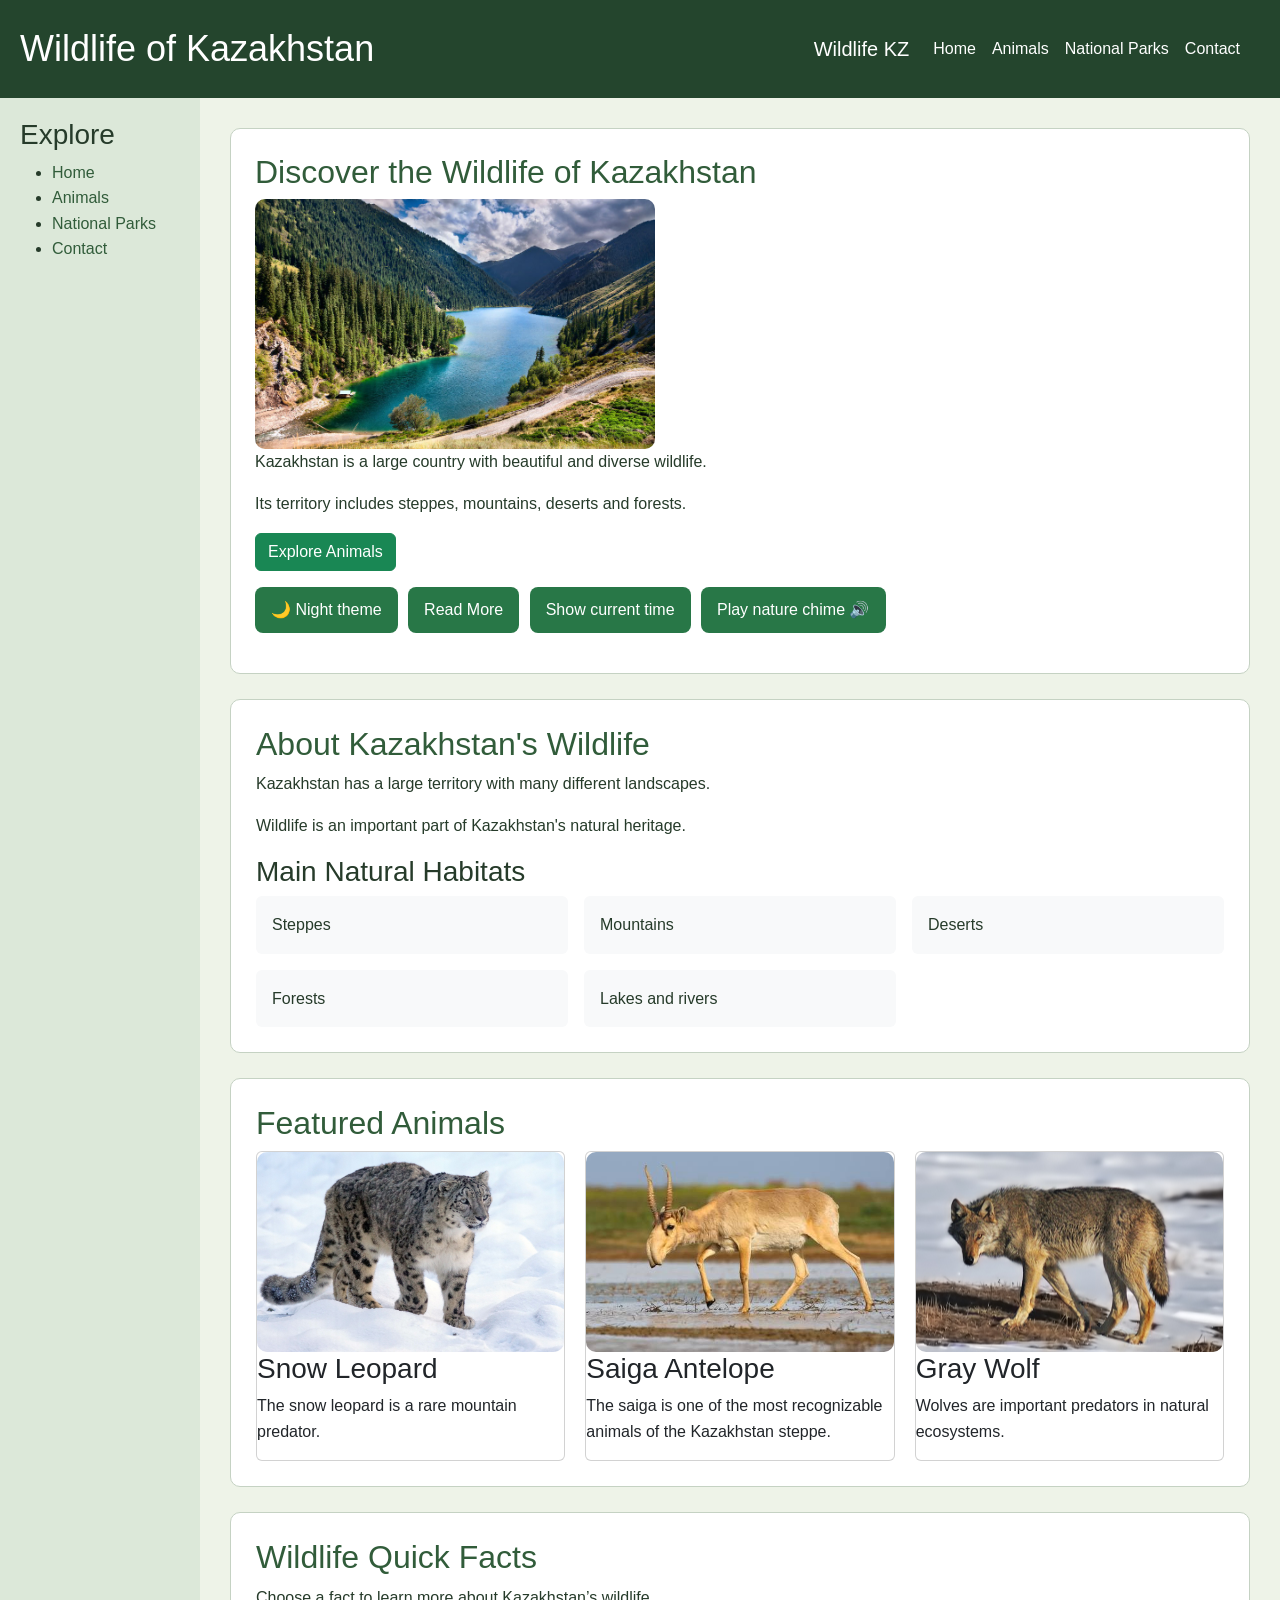
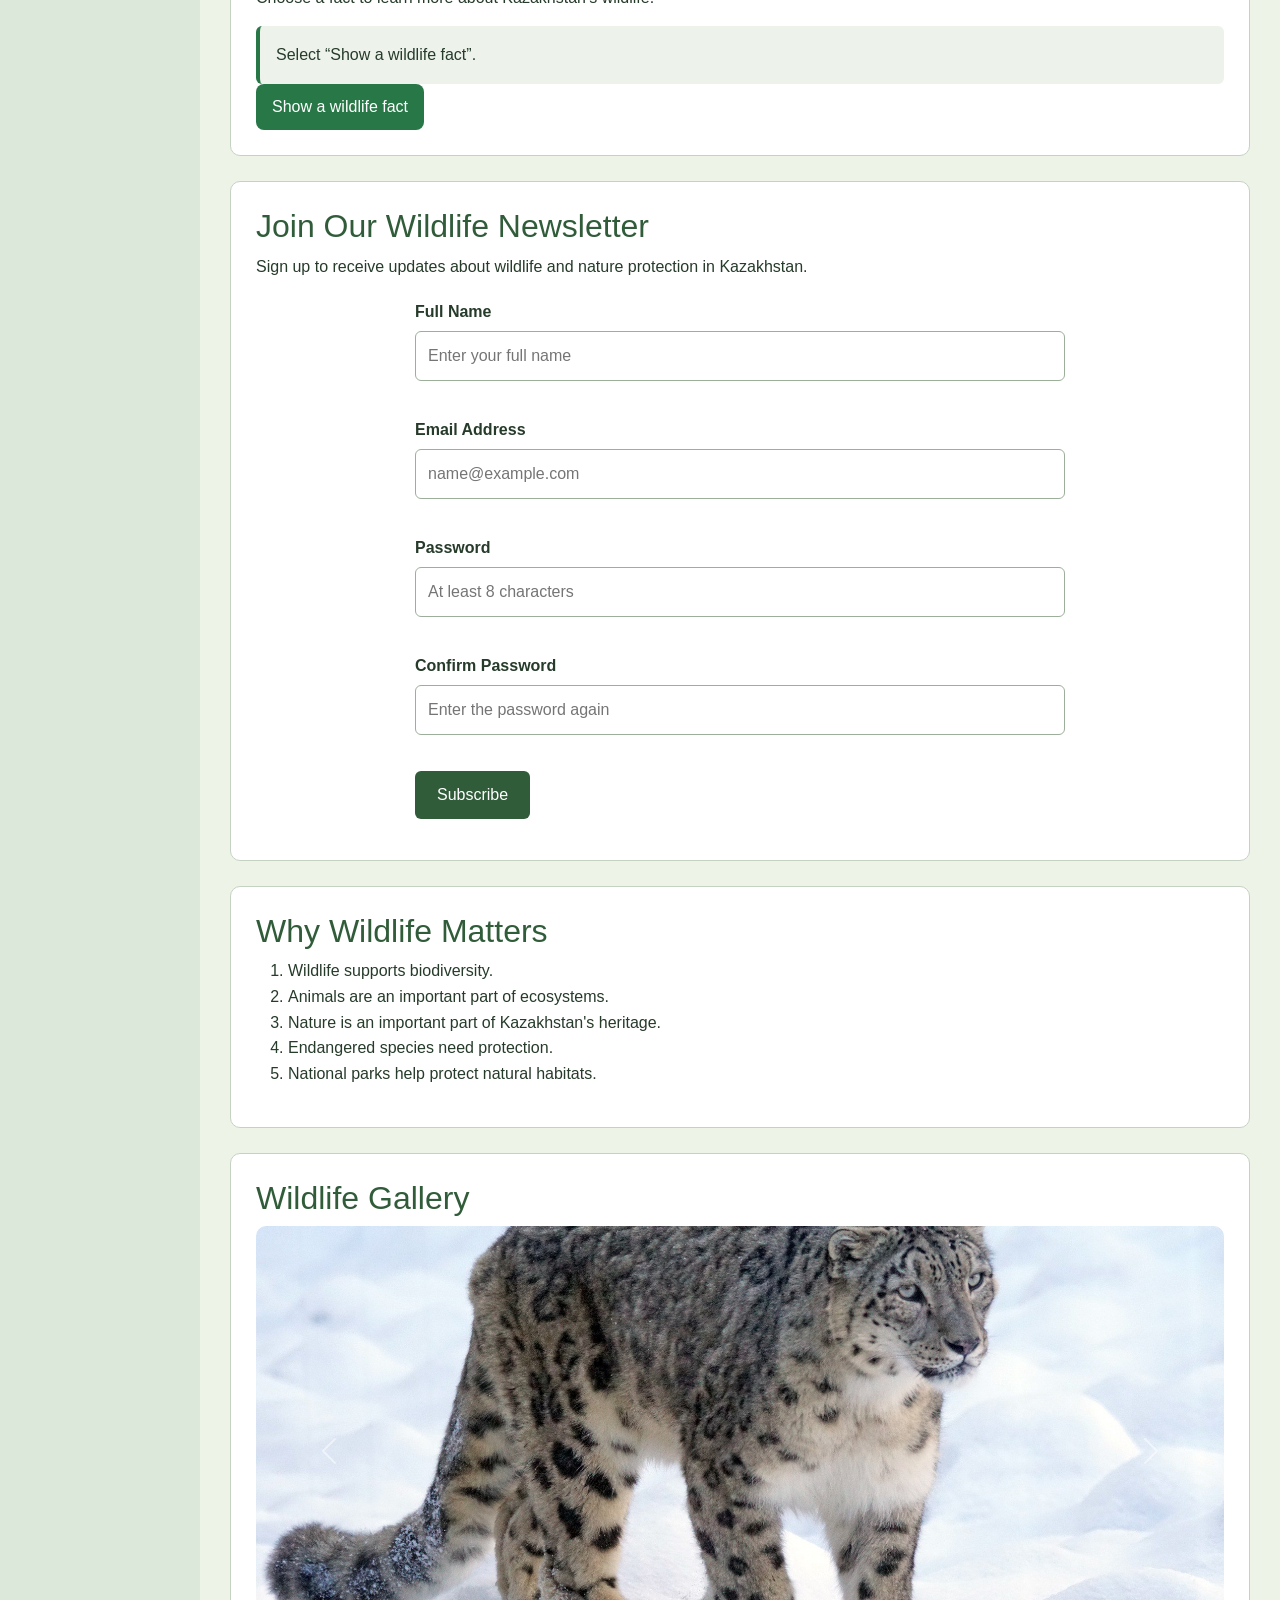
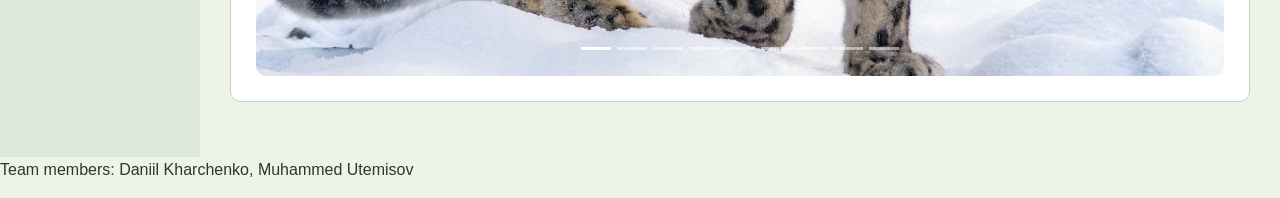
<file: index.html>
<!DOCTYPE html>
<html lang="en">

<head>

    <meta charset="UTF-8">

    <meta name="viewport"
          content="width=device-width, initial-scale=1.0">

    <title>Wildlife of Kazakhstan</title>

    <link href="https://cdn.jsdelivr.net/npm/bootstrap@5.3.3/dist/css/bootstrap.min.css"
          rel="stylesheet">

    <link rel="stylesheet" href="css/style.css">
    <link rel="stylesheet" href="css/assignment5.css">


</head>

<body>

<div class="page-layout">


    <header>

        <h1>Wildlife of Kazakhstan</h1>


        <nav class="navbar navbar-expand-lg navbar-dark">

            <div class="container-fluid">

                <a class="navbar-brand"
                   href="index.html">

                    Wildlife KZ

                </a>


                <button class="navbar-toggler"
                        type="button"
                        data-bs-toggle="collapse"
                        data-bs-target="#mainNavbar"
                        aria-controls="mainNavbar"
                        aria-expanded="false"
                        aria-label="Open navigation">

                    <span class="navbar-toggler-icon"></span>

                </button>


                <div class="collapse navbar-collapse"
                     id="mainNavbar">

                    <div class="nav-menu navbar-nav ms-auto">

                        <a class="nav-link active"
                           href="index.html"
                           aria-current="page">
                            Home
                        </a>

                        <a class="nav-link"
                           href="animals.html">
                            Animals
                        </a>

                        <a class="nav-link"
                           href="parks.html">
                            National Parks
                        </a>

                        <a class="nav-link"
                           href="contact.html">
                            Contact
                        </a>

                    </div>

                </div>

            </div>

        </nav>

    </header>


    <aside>

        <h3>Explore</h3>

        <ul>

            <li>
                <a href="index.html">Home</a>
            </li>

            <li>
                <a href="animals.html">Animals</a>
            </li>

            <li>
                <a href="parks.html">National Parks</a>
            </li>

            <li>
                <a href="contact.html">Contact</a>
            </li>

        </ul>

    </aside>


    <main>


        <section class="hero p-3 p-md-4">

            <h2>Discover the Wildlife of Kazakhstan</h2>

            <img src="images/kazakhstan-nature.jpg"
                 alt="Beautiful nature of Kazakhstan">

            <p>
                Kazakhstan is a large country with beautiful
                and diverse wildlife.
            </p>

            <p>
                Its territory includes steppes, mountains,
                deserts and forests.
            </p>

            <a href="animals.html"
               class="btn btn-success">

                Explore Animals

            </a>

        </section>


        <section>

            <h2>About Kazakhstan's Wildlife</h2>

            <p>
                Kazakhstan has a large territory with many
                different landscapes.
            </p>

            <p>
                Wildlife is an important part of Kazakhstan's
                natural heritage.
            </p>

            <h3>Main Natural Habitats</h3>

            <div class="row g-3">

                <div class="col-12 col-md-6 col-lg-4">
                    <div class="p-3 bg-light rounded">
                        Steppes
                    </div>
                </div>

                <div class="col-12 col-md-6 col-lg-4">
                    <div class="p-3 bg-light rounded">
                        Mountains
                    </div>
                </div>

                <div class="col-12 col-md-6 col-lg-4">
                    <div class="p-3 bg-light rounded">
                        Deserts
                    </div>
                </div>

                <div class="col-12 col-md-6 col-lg-4">
                    <div class="p-3 bg-light rounded">
                        Forests
                    </div>
                </div>

                <div class="col-12 col-md-6 col-lg-4">
                    <div class="p-3 bg-light rounded">
                        Lakes and rivers
                    </div>
                </div>

            </div>

        </section>


        <section>

            <h2>Featured Animals</h2>

            <div class="cards">

                <article class="card">

                    <img src="images/snow-leopard.jpg"
                         alt="Snow leopard in the mountains">

                    <h3>Snow Leopard</h3>

                    <p>
                        The snow leopard is a rare mountain predator.
                    </p>

                </article>


                <article class="card">

                    <img src="images/saiga.jpg"
                         alt="Saiga antelope in the steppe">

                    <h3>Saiga Antelope</h3>

                    <p>
                        The saiga is one of the most recognizable
                        animals of the Kazakhstan steppe.
                    </p>

                </article>


                <article class="card">

                    <img src="images/wolf.jpg"
                         alt="Gray wolf in nature">

                    <h3>Gray Wolf</h3>

                    <p>
                        Wolves are important predators in
                        natural ecosystems.
                    </p>

                </article>

            </div>

        </section>




        <!-- Task 1: JavaScript Form Validation -->
        <section id="newsletter-section">
            <h2>Join Our Wildlife Newsletter</h2>
            <p>Sign up to receive updates about wildlife and nature protection in Kazakhstan.</p>

            <form id="signup-form" novalidate>
                <div class="form-field">
                    <label for="signup-name">Full Name</label>
                    <input type="text" id="signup-name" name="name"
                           placeholder="Enter your full name" required>
                    <small class="field-error" id="name-error"></small>
                </div>

                <div class="form-field">
                    <label for="signup-email">Email Address</label>
                    <input type="email" id="signup-email" name="email"
                           placeholder="name@example.com" required>
                    <small class="field-error" id="email-error"></small>
                </div>

                <div class="form-field">
                    <label for="signup-password">Password</label>
                    <input type="password" id="signup-password" name="password"
                           placeholder="At least 8 characters" required minlength="8">
                    <small class="field-error" id="password-error"></small>
                </div>

                <div class="form-field">
                    <label for="confirm-password">Confirm Password</label>
                    <input type="password" id="confirm-password" name="confirmPassword"
                           placeholder="Enter the password again" required>
                    <small class="field-error" id="confirm-error"></small>
                </div>

                <button type="submit" class="js-button">Subscribe</button>
                <p id="form-message" class="form-message" role="status" aria-live="polite"></p>
            </form>
        </section>

        <section>

            <h2>Why Wildlife Matters</h2>

            <ol>

                <li>Wildlife supports biodiversity.</li>

                <li>Animals are an important part of ecosystems.</li>

                <li>Nature is an important part of Kazakhstan's heritage.</li>

                <li>Endangered species need protection.</li>

                <li>National parks help protect natural habitats.</li>

            </ol>

        </section>


        <!-- EXISTING GALLERY → Bootstrap Carousel -->

        <section>

            <h2>Wildlife Gallery</h2>


            <div id="wildlifeCarousel"
                 class="carousel slide"
                 data-bs-ride="carousel">


                <!-- Indicators -->

                <div class="carousel-indicators">

                    <button type="button"
                            data-bs-target="#wildlifeCarousel"
                            data-bs-slide-to="0"
                            class="active"
                            aria-current="true"
                            aria-label="Slide 1">
                    </button>

                    <button type="button"
                            data-bs-target="#wildlifeCarousel"
                            data-bs-slide-to="1"
                            aria-label="Slide 2">
                    </button>

                    <button type="button"
                            data-bs-target="#wildlifeCarousel"
                            data-bs-slide-to="2"
                            aria-label="Slide 3">
                    </button>

                    <button type="button"
                            data-bs-target="#wildlifeCarousel"
                            data-bs-slide-to="3"
                            aria-label="Slide 4">
                    </button>

                    <button type="button"
                            data-bs-target="#wildlifeCarousel"
                            data-bs-slide-to="4"
                            aria-label="Slide 5">
                    </button>

                    <button type="button"
                            data-bs-target="#wildlifeCarousel"
                            data-bs-slide-to="5"
                            aria-label="Slide 6">
                    </button>

                    <button type="button"
                            data-bs-target="#wildlifeCarousel"
                            data-bs-slide-to="6"
                            aria-label="Slide 7">
                    </button>

                    <button type="button"
                            data-bs-target="#wildlifeCarousel"
                            data-bs-slide-to="7"
                            aria-label="Slide 8">
                    </button>

                    <button type="button"
                            data-bs-target="#wildlifeCarousel"
                            data-bs-slide-to="8"
                            aria-label="Slide 9">
                    </button>

                </div>


                <div class="carousel-inner">

                    <div class="carousel-item active">

                        <img src="images/snow-leopard.jpg"
                             class="d-block w-100 carousel-image"
                             alt="Snow leopard">

                    </div>


                    <div class="carousel-item">

                        <img src="images/saiga.jpg"
                             class="d-block w-100 carousel-image"
                             alt="Saiga">

                    </div>


                    <div class="carousel-item">

                        <img src="images/wolf.jpg"
                             class="d-block w-100 carousel-image"
                             alt="Wolf">

                    </div>


                    <div class="carousel-item">

                        <img src="images/eagle.jpg"
                             class="d-block w-100 carousel-image"
                             alt="Golden eagle">

                    </div>


                    <div class="carousel-item">

                        <img src="images/charyn.jpg"
                             class="d-block w-100 carousel-image"
                             alt="Charyn Canyon">

                    </div>


                    <div class="carousel-item">

                        <img src="images/altyn-emel.jpg"
                             class="d-block w-100 carousel-image"
                             alt="Altyn-Emel">

                    </div>


                    <div class="carousel-item">

                        <img src="images/kazakhstan-mountains.jpg"
                             class="d-block w-100 carousel-image"
                             alt="Kazakhstan mountains">

                    </div>


                    <div class="carousel-item">

                        <img src="images/kazakhstan-nature.jpg"
                             class="d-block w-100 carousel-image"
                             alt="Kazakhstan nature">

                    </div>


                    <div class="carousel-item">

                        <img src="images/Kazakhstan-wildlife.jpg"
                             class="d-block w-100 carousel-image"
                             alt="Kazakhstan wildlife">

                    </div>

                </div>


                <button class="carousel-control-prev"
                        type="button"
                        data-bs-target="#wildlifeCarousel"
                        data-bs-slide="prev"
                        aria-label="Previous image">

                    <span class="carousel-control-prev-icon"
                          aria-hidden="true">
                    </span>

                </button>


                <button class="carousel-control-next"
                        type="button"
                        data-bs-target="#wildlifeCarousel"
                        data-bs-slide="next"
                        aria-label="Next image">

                    <span class="carousel-control-next-icon"
                          aria-hidden="true">
                    </span>

                </button>

            </div>

        </section>

    </main>


    <footer>

        <p>
            Team members: Daniil Kharchenko, Muhammed Utemisov
        </p>

    </footer>

</div>


<script src="https://cdn.jsdelivr.net/npm/bootstrap@5.3.3/dist/js/bootstrap.bundle.min.js">
</script>
<script src="js/script.js"></script>
<script src="js/assignment5-home.js"></script>
</body>
</html>
</file>
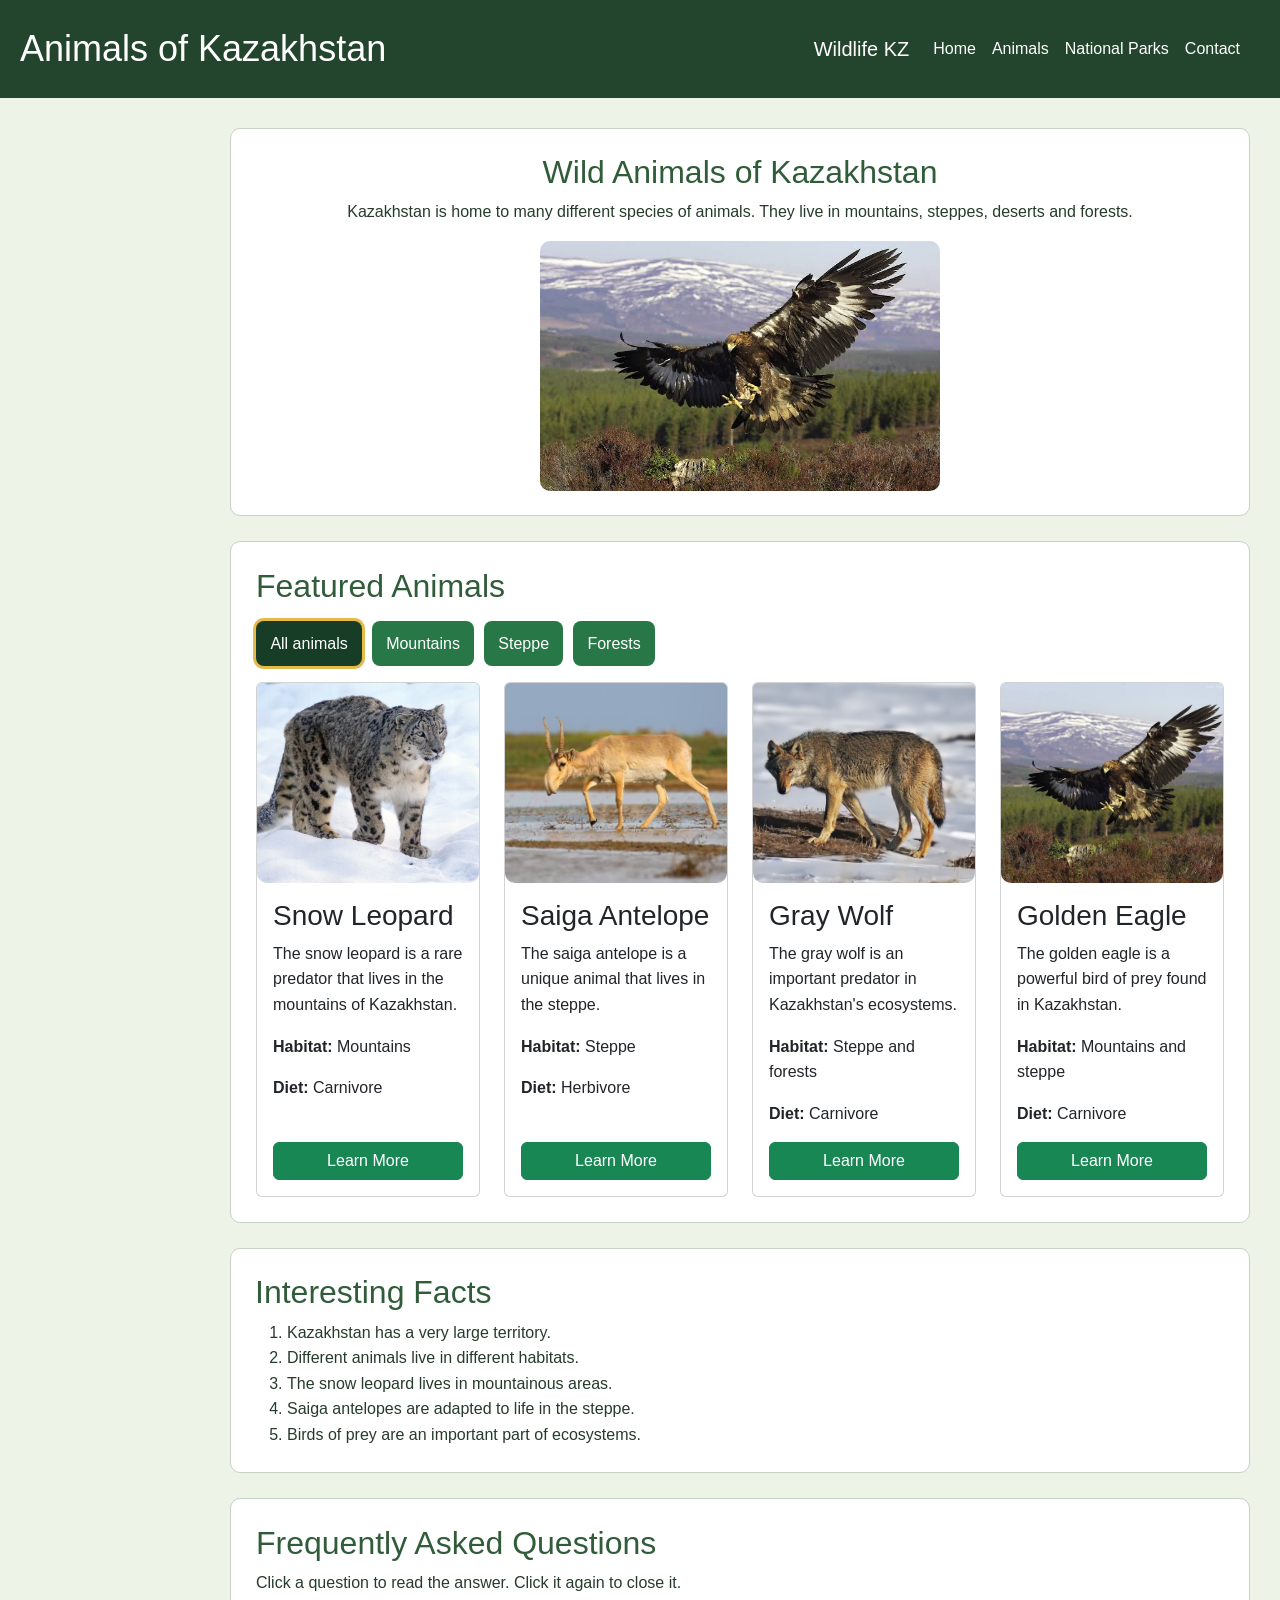
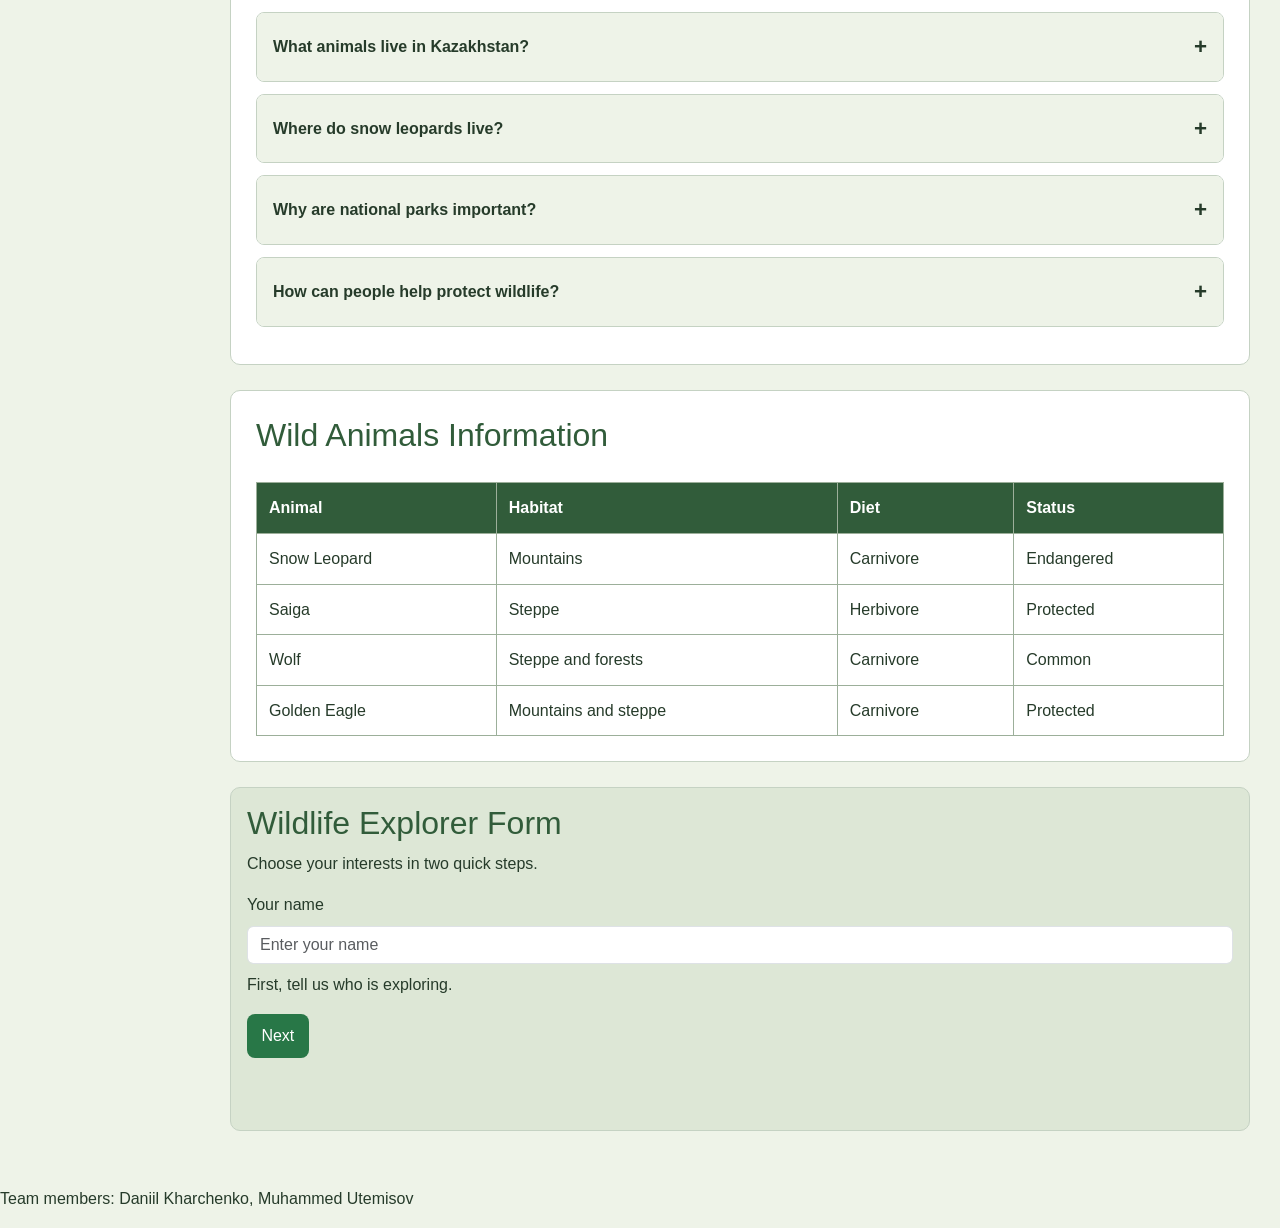
<file: animals.html>
<!DOCTYPE html>
<html lang="en">

<head>
    <meta charset="UTF-8">
    <meta name="viewport" content="width=device-width, initial-scale=1.0">

    <title>Animals - Wildlife of Kazakhstan</title>

    <!-- Bootstrap -->
    <link href="https://cdn.jsdelivr.net/npm/bootstrap@5.3.3/dist/css/bootstrap.min.css"
          rel="stylesheet">

    <link rel="stylesheet" href="css/style.css">
    <link rel="stylesheet" href="css/assignment5.css">

</head>

<body>

<div class="page-layout">

    <header>

        <h1>Animals of Kazakhstan</h1>

        <!-- Bootstrap Navbar -->
        <nav class="navbar navbar-expand-lg navbar-dark">

            <div class="container-fluid">

                <a class="navbar-brand" href="index.html">
                    Wildlife KZ
                </a>

                <button class="navbar-toggler"
                        type="button"
                        data-bs-toggle="collapse"
                        data-bs-target="#mainNavbar"
                        aria-controls="mainNavbar"
                        aria-expanded="false"
                        aria-label="Open navigation">

                    <span class="navbar-toggler-icon"></span>

                </button>

                <div class="collapse navbar-collapse"
                     id="mainNavbar">

                    <div class="nav-menu navbar-nav ms-auto">

                        <a class="nav-link" href="index.html">
                            Home
                        </a>

                        <a class="nav-link active"
                           href="animals.html"
                           aria-current="page">
                            Animals
                        </a>

                        <a class="nav-link" href="parks.html">
                            National Parks
                        </a>

                        <a class="nav-link" href="contact.html">
                            Contact
                        </a>

                    </div>

                </div>

            </div>

        </nav>

    </header>


    <main>

        <section class="page-intro p-3 p-md-4">

            <h2>Wild Animals of Kazakhstan</h2>

            <p>
                Kazakhstan is home to many different species of animals.
                They live in mountains, steppes, deserts and forests.
            </p>

            <img src="images/eagle.jpg"
                 alt="Golden eagle flying over the landscape">

        </section>


        <section>

            <h2>Featured Animals</h2>

            <!-- Bootstrap Grid -->
            <div class="row g-4">

                <!-- Card 1 -->
                <div class="col-12 col-md-6 col-lg-3">

                    <article class="card h-100">

                        <img src="images/snow-leopard.jpg"
                             class="card-img-top"
                             alt="Snow leopard in the mountains">

                        <div class="card-body d-flex flex-column">

                            <h3 class="card-title">
                                Snow Leopard
                            </h3>

                            <p class="card-text">
                                The snow leopard is a rare predator
                                that lives in the mountains of Kazakhstan.
                            </p>

                            <p>
                                <strong>Habitat:</strong> Mountains
                            </p>

                            <p>
                                <strong>Diet:</strong> Carnivore
                            </p>

                            <!-- Goes to CONTACT -->
                            <a href="contact.html"
                               class="btn btn-success mt-auto">
                                Learn More
                            </a>

                        </div>

                    </article>

                </div>


                <!-- Card 2 -->
                <div class="col-12 col-md-6 col-lg-3">

                    <article class="card h-100">

                        <img src="images/saiga.jpg"
                             class="card-img-top"
                             alt="Saiga antelope in the steppe">

                        <div class="card-body d-flex flex-column">

                            <h3 class="card-title">
                                Saiga Antelope
                            </h3>

                            <p class="card-text">
                                The saiga antelope is a unique animal
                                that lives in the steppe.
                            </p>

                            <p>
                                <strong>Habitat:</strong> Steppe
                            </p>

                            <p>
                                <strong>Diet:</strong> Herbivore
                            </p>

                            <a href="contact.html"
                               class="btn btn-success mt-auto">
                                Learn More
                            </a>

                        </div>

                    </article>

                </div>


                <!-- Card 3 -->
                <div class="col-12 col-md-6 col-lg-3">

                    <article class="card h-100">

                        <img src="images/wolf.jpg"
                             class="card-img-top"
                             alt="Gray wolf in nature">

                        <div class="card-body d-flex flex-column">

                            <h3 class="card-title">
                                Gray Wolf
                            </h3>

                            <p class="card-text">
                                The gray wolf is an important predator
                                in Kazakhstan's ecosystems.
                            </p>

                            <p>
                                <strong>Habitat:</strong>
                                Steppe and forests
                            </p>

                            <p>
                                <strong>Diet:</strong> Carnivore
                            </p>

                            <a href="contact.html"
                               class="btn btn-success mt-auto">
                                Learn More
                            </a>

                        </div>

                    </article>

                </div>


                <!-- Card 4 -->
                <div class="col-12 col-md-6 col-lg-3">

                    <article class="card h-100">

                        <img src="images/eagle.jpg"
                             class="card-img-top"
                             alt="Golden eagle flying">

                        <div class="card-body d-flex flex-column">

                            <h3 class="card-title">
                                Golden Eagle
                            </h3>

                            <p class="card-text">
                                The golden eagle is a powerful bird
                                of prey found in Kazakhstan.
                            </p>

                            <p>
                                <strong>Habitat:</strong>
                                Mountains and steppe
                            </p>

                            <p>
                                <strong>Diet:</strong> Carnivore
                            </p>

                            <a href="contact.html"
                               class="btn btn-success mt-auto">
                                Learn More
                            </a>

                        </div>

                    </article>

                </div>

            </div>

        </section>


        <section class="p-3 p-md-4">

            <h2>Interesting Facts</h2>

            <ol class="mb-0">

                <li>Kazakhstan has a very large territory.</li>

                <li>Different animals live in different habitats.</li>

                <li>The snow leopard lives in mountainous areas.</li>

                <li>Saiga antelopes are adapted to life in the steppe.</li>

                <li>Birds of prey are an important part of ecosystems.</li>

            </ol>

        </section>


        <!-- Task 2: FAQ Accordion -->
        <section id="wildlife-faq">
            <h2>Frequently Asked Questions</h2>
            <p>Click a question to read the answer. Click it again to close it.</p>

            <div class="faq-item">
                <button class="faq-question" type="button" aria-expanded="false" aria-controls="faq-answer-1">
                    What animals live in Kazakhstan?
                    <span aria-hidden="true">+</span>
                </button>
                <div class="faq-answer" id="faq-answer-1" aria-hidden="true">
                    <p>Kazakhstan is home to snow leopards, saiga antelopes, wolves, golden eagles and many other species.</p>
                </div>
            </div>

            <div class="faq-item">
                <button class="faq-question" type="button" aria-expanded="false" aria-controls="faq-answer-2">
                    Where do snow leopards live?
                    <span aria-hidden="true">+</span>
                </button>
                <div class="faq-answer" id="faq-answer-2" aria-hidden="true">
                    <p>Snow leopards live in high mountain areas, where they can find rocky places and prey.</p>
                </div>
            </div>

            <div class="faq-item">
                <button class="faq-question" type="button" aria-expanded="false" aria-controls="faq-answer-3">
                    Why are national parks important?
                    <span aria-hidden="true">+</span>
                </button>
                <div class="faq-answer" id="faq-answer-3" aria-hidden="true">
                    <p>National parks protect animals, plants and natural habitats, and help people learn about nature.</p>
                </div>
            </div>

            <div class="faq-item">
                <button class="faq-question" type="button" aria-expanded="false" aria-controls="faq-answer-4">
                    How can people help protect wildlife?
                    <span aria-hidden="true">+</span>
                </button>
                <div class="faq-answer" id="faq-answer-4" aria-hidden="true">
                    <p>People can protect habitats, follow park rules, avoid littering and support wildlife conservation.</p>
                </div>
            </div>
        </section>


        <section>

            <h2>Wild Animals Information</h2>

            <div class="table-responsive">

                <table>

                    <thead>

                    <tr>
                        <th>Animal</th>
                        <th>Habitat</th>
                        <th>Diet</th>
                        <th>Status</th>
                    </tr>

                    </thead>

                    <tbody>

                    <tr>
                        <td>Snow Leopard</td>
                        <td>Mountains</td>
                        <td>Carnivore</td>
                        <td>Endangered</td>
                    </tr>

                    <tr>
                        <td>Saiga</td>
                        <td>Steppe</td>
                        <td>Herbivore</td>
                        <td>Protected</td>
                    </tr>

                    <tr>
                        <td>Wolf</td>
                        <td>Steppe and forests</td>
                        <td>Carnivore</td>
                        <td>Common</td>
                    </tr>

                    <tr>
                        <td>Golden Eagle</td>
                        <td>Mountains and steppe</td>
                        <td>Carnivore</td>
                        <td>Protected</td>
                    </tr>

                    </tbody>

                </table>

            </div>

        </section>

    </main>


    <footer>

        <p>
            Team members: Daniil Kharchenko, Muhammed Utemisov
        </p>

    </footer>

</div>


<!-- Bootstrap JavaScript -->
<script src="https://cdn.jsdelivr.net/npm/bootstrap@5.3.3/dist/js/bootstrap.bundle.min.js">
</script>
<script src="js/script.js"></script>
<script src="js/assignment5-animals.js"></script>
</body>
</html>
</file>
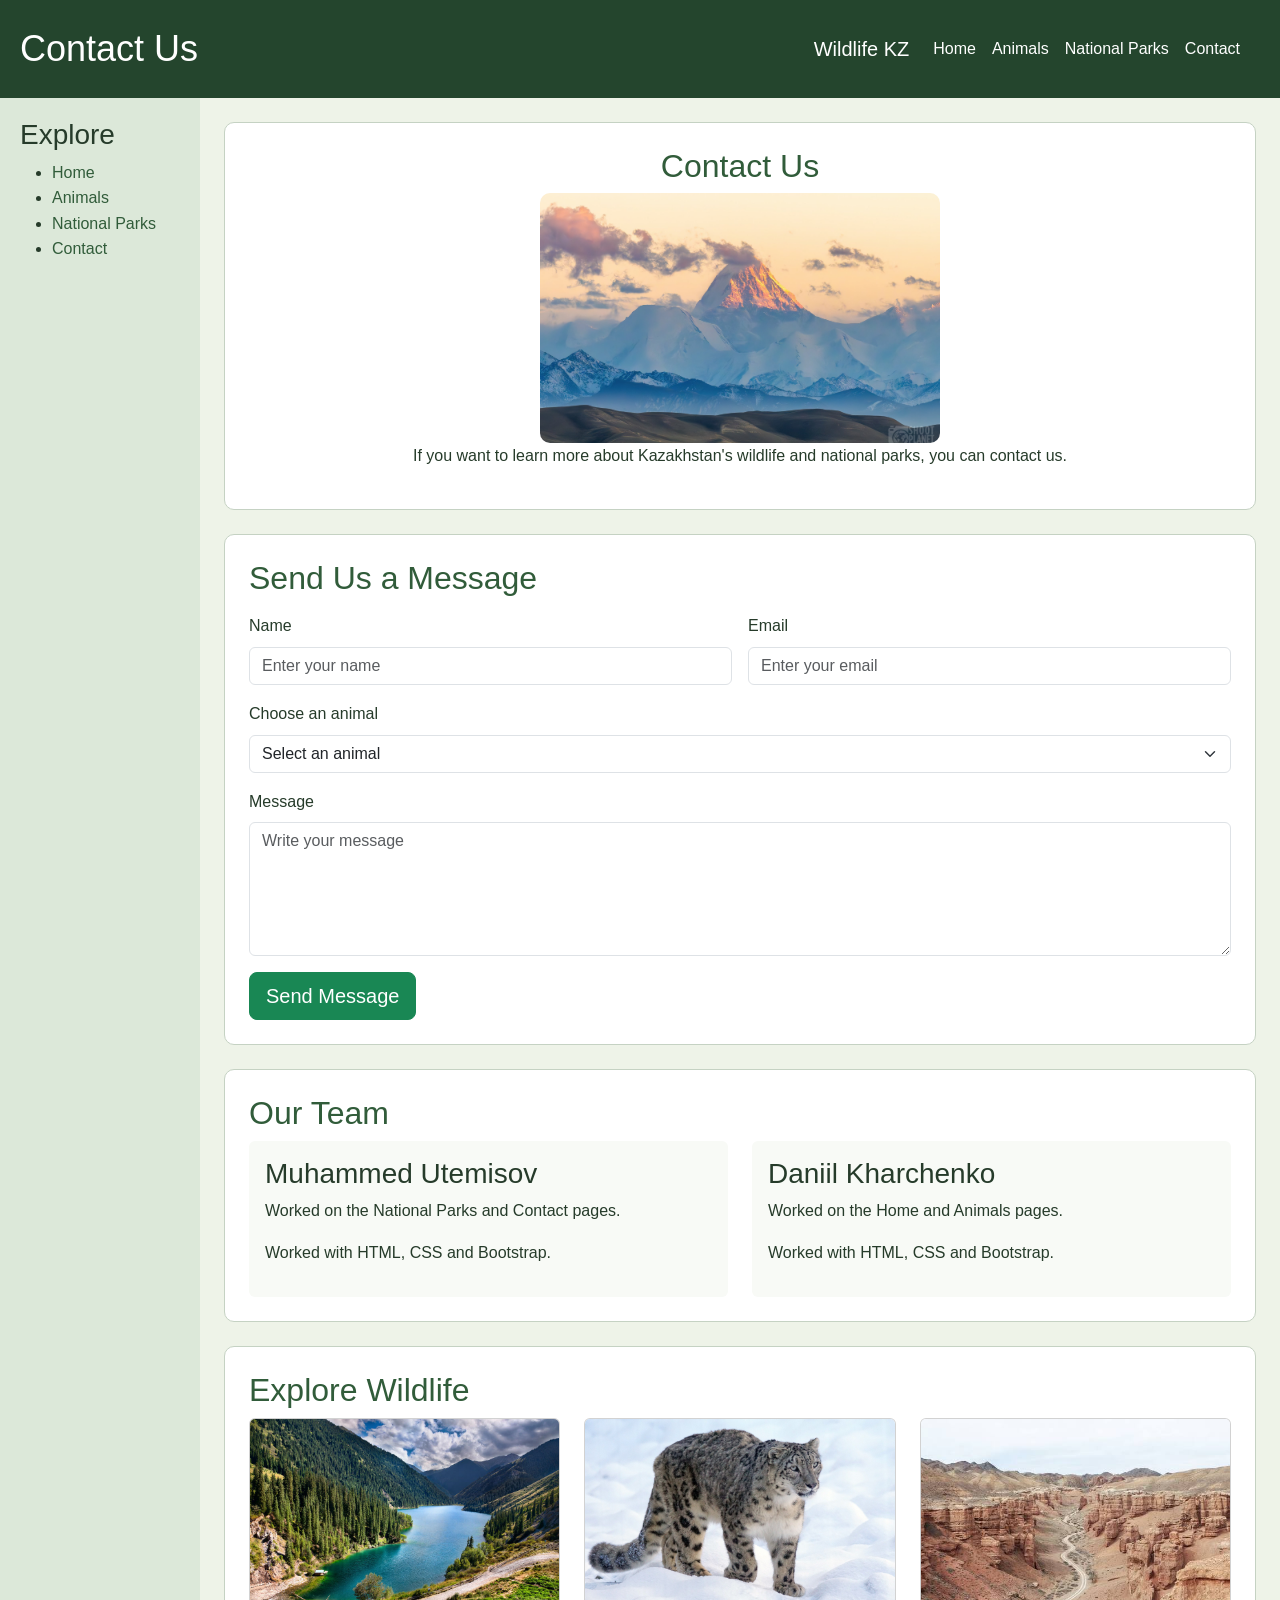
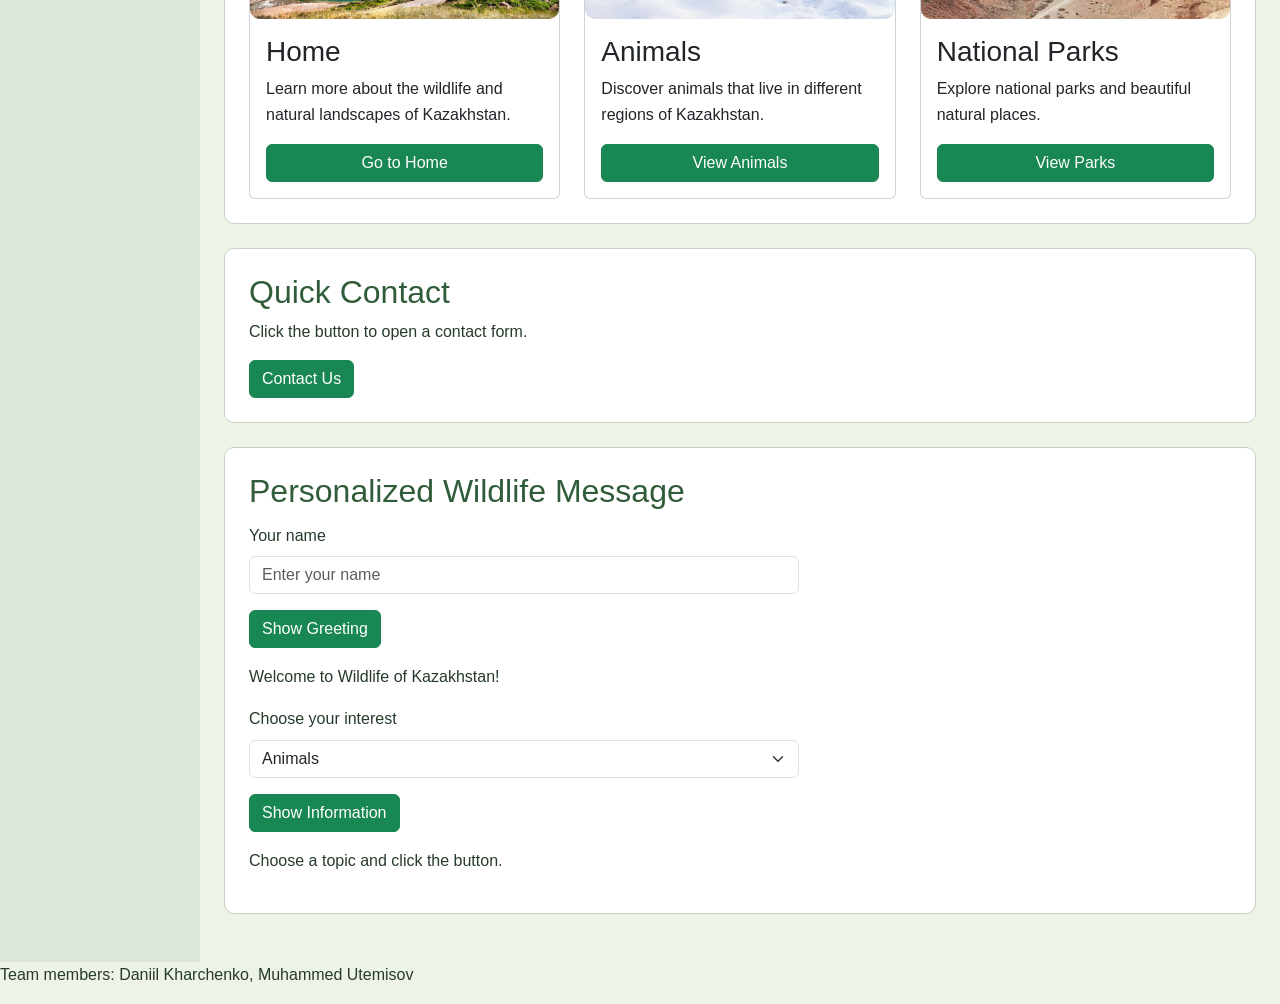
<file: contact.html>
<!DOCTYPE html>
<html lang="en">

<head>

    <meta charset="UTF-8">

    <meta name="viewport"
          content="width=device-width, initial-scale=1.0">

    <title>Contact - Wildlife of Kazakhstan</title>

<!-- Bootstrap -->

    <link href="https://cdn.jsdelivr.net/npm/bootstrap@5.3.3/dist/css/bootstrap.min.css"
          rel="stylesheet">

    <link rel="stylesheet" href="css/style.css">
    <link rel="stylesheet" href="css/assignment5-parks-contact.css">

</head>


<body>

<div class="page-layout">

<!-- Header -->

    <header>

        <h1>Contact Us</h1>

<!-- New Navbar -->

        <nav class="navbar navbar-expand-lg navbar-dark">

            <div class="container-fluid">

                <a class="navbar-brand"
                   href="index.html">

                    Wildlife KZ

                </a>


                <button class="navbar-toggler"
                        type="button"
                        data-bs-toggle="collapse"
                        data-bs-target="#mainNavbar"
                        aria-controls="mainNavbar"
                        aria-expanded="false"
                        aria-label="Open navigation">

                    <span class="navbar-toggler-icon"></span>

                </button>


                <div class="collapse navbar-collapse"
                     id="mainNavbar">

                    <div class="nav-menu navbar-nav ms-auto">

                        <a class="nav-link"
                           href="index.html">

                            Home

                        </a>


                        <a class="nav-link"
                           href="animals.html">

                            Animals

                        </a>


                        <a class="nav-link"
                           href="parks.html">

                            National Parks

                        </a>


                        <a class="nav-link active"
                           href="contact.html"
                           aria-current="page">

                            Contact

                        </a>

                    </div>

                </div>

            </div>

        </nav>

    </header>

<!-- Sidebar -->

    <aside>

        <h3>Explore</h3>

        <ul>

            <li>
                <a href="index.html">Home</a>
            </li>

            <li>
                <a href="animals.html">Animals</a>
            </li>

            <li>
                <a href="parks.html">National Parks</a>
            </li>

            <li>
                <a href="contact.html">Contact</a>
            </li>

        </ul>

    </aside>

<!-- Main -->

    <main class="m-0 p-3 p-md-4">

<!-- Intro -->

        <section class="contact-intro p-3 p-md-4 mb-4">

            <h2>Contact Us</h2>

            <img src="images/kazakhstan-mountains.jpg"
                 alt="Mountains of Kazakhstan">

            <p>
                If you want to learn more about Kazakhstan's
                wildlife and national parks, you can contact us.
            </p>

        </section>

<!-- Bootstrap Grid -->

        <section class="p-3 p-md-4 mb-4">

            <h2>Send Us a Message</h2>

<!-- Bootstrap Form -->

            <form id="contact-form">
                <p id="contact-form-status" role="status" aria-live="polite"></p>


                <div class="row g-3">


                    <!-- Name -->

                    <div class="col-12 col-md-6">

                        <label for="name"
                               class="form-label">

                            Name

                        </label>

                        <input type="text"
                               id="name"
                               name="name"
                               class="form-control"
                               placeholder="Enter your name"
                               required>

                    </div>

<!-- Email -->

                    <div class="col-12 col-md-6">

                        <label for="email"
                               class="form-label">

                            Email

                        </label>

                        <input type="email"
                               id="email"
                               name="email"
                               class="form-control"
                               placeholder="Enter your email"
                               required>

                    </div>

<!-- Animal -->

                    <div class="col-12">

                        <label for="animal"
                               class="form-label">

                            Choose an animal

                        </label>

                        <select id="animal"
                                name="animal"
                                class="form-select">

                            <option value="">
                                Select an animal
                            </option>

                            <option value="snow-leopard">
                                Snow Leopard
                            </option>

                            <option value="saiga">
                                Saiga Antelope
                            </option>

                            <option value="wolf">
                                Gray Wolf
                            </option>

                            <option value="eagle">
                                Golden Eagle
                            </option>

                        </select>

                    </div>

<!-- Message -->

                    <div class="col-12">

                        <label for="message"
                               class="form-label">

                            Message

                        </label>

                        <textarea id="message"
                                  name="message"
                                  class="form-control"
                                  rows="5"
                                  placeholder="Write your message"
                                  required></textarea>

                    </div>

<!-- Button -->

                    <div class="col-12">

<!-- Bootstrap Button -->

                        <button type="submit"
                                class="btn btn-success btn-lg">

                            Send Message

                        </button>

                    </div>


                </div>

            </form>

        </section>

<!-- Team -->

        <section class="p-3 p-md-4 mb-4">

            <h2>Our Team</h2>

<!-- Bootstrap Grid -->

            <div class="row g-4">


                <div class="col-12 col-lg-6">

                    <div class="team-member p-3 rounded h-100">

                        <h3>Muhammed Utemisov</h3>

                        <p>
                            Worked on the National Parks and
                            Contact pages.
                        </p>

                        <p>
                            Worked with HTML, CSS and Bootstrap.
                        </p>

                    </div>

                </div>



                <div class="col-12 col-lg-6">

                    <div class="team-member p-3 rounded h-100">

                        <h3>Daniil Kharchenko</h3>

                        <p>
                            Worked on the Home and Animals pages.
                        </p>

                        <p>
                            Worked with HTML, CSS and Bootstrap.
                        </p>

                    </div>

                </div>


            </div>

        </section>

<!-- Cards -->

        <section class="p-3 p-md-4 mb-4">

            <h2>Explore Wildlife</h2>

<!-- Bootstrap Cards -->

            <div class="row g-4">

<!-- Card 1 -->

                <div class="col-12 col-md-6 col-lg-4">

                    <div class="card h-100">

                        <img src="images/kazakhstan-nature.jpg"
                             class="card-img-top"
                             alt="Nature of Kazakhstan">

                        <div class="card-body d-flex flex-column">

                            <h3 class="card-title">
                                Home
                            </h3>

                            <p class="card-text">
                                Learn more about the wildlife
                                and natural landscapes of Kazakhstan.
                            </p>

                            <a href="index.html"
                               class="btn btn-success mt-auto">

                                Go to Home

                            </a>

                        </div>

                    </div>

                </div>

<!-- Card 2 -->

                <div class="col-12 col-md-6 col-lg-4">

                    <div class="card h-100">

                        <img src="images/snow-leopard.jpg"
                             class="card-img-top"
                             alt="Snow leopard">

                        <div class="card-body d-flex flex-column">

                            <h3 class="card-title">
                                Animals
                            </h3>

                            <p class="card-text">
                                Discover animals that live
                                in different regions of Kazakhstan.
                            </p>

                            <a href="animals.html"
                               class="btn btn-success mt-auto">

                                View Animals

                            </a>

                        </div>

                    </div>

                </div>

<!-- Card 3 -->

                <div class="col-12 col-md-6 col-lg-4">

                    <div class="card h-100">

                        <img src="images/charyn.jpg"
                             class="card-img-top"
                             alt="Charyn Canyon">

                        <div class="card-body d-flex flex-column">

                            <h3 class="card-title">
                                National Parks
                            </h3>

                            <p class="card-text">
                                Explore national parks and
                                beautiful natural places.
                            </p>

                            <a href="parks.html"
                               class="btn btn-success mt-auto">

                                View Parks

                            </a>

                        </div>

                    </div>

                </div>


            </div>

        </section>

<!-- Assignment 4: Popup Contact Form -->

<section class="p-3 p-md-4 mb-4">
    <h2>Quick Contact</h2>

    <p>Click the button to open a contact form.</p>

    <button type="button"
            class="btn btn-success"
            id="open-popup">
        Contact Us
    </button>
</section>

<!-- Popup window -->

<div class="popup-overlay" id="contact-popup" hidden>

    <div class="popup-box">

        <button type="button"
                class="popup-close"
                id="close-popup"
                aria-label="Close popup">
            &times;
        </button>

        <h2>Quick Contact Form</h2>

        <form id="popup-form">

            <label for="popup-name" class="form-label">
                Name
            </label>

            <input type="text"
                   id="popup-name"
                   class="form-control mb-3"
                   required>

            <label for="popup-email" class="form-label">
                Email
            </label>

            <input type="email"
                   id="popup-email"
                   class="form-control mb-3"
                   required>

            <label for="popup-message" class="form-label">
                Message
            </label>

            <textarea id="popup-message"
                      class="form-control mb-3"
                      rows="3"
                      required></textarea>

            <button type="submit" class="btn btn-success">
                Submit
            </button>

            <p id="popup-status"
               class="form-message"
               role="status"></p>

        </form>

    </div>

</div>


        <!-- Assignment 5: Interactive Contact Tools -->
        <section id="contact-interactive" class="p-3 p-md-4 mb-4">
            <h2>Personalized Wildlife Message</h2>
            <label for="visitor-name" class="form-label">Your name</label>
            <input id="visitor-name" type="text" class="form-control" placeholder="Enter your name">
            <button id="greeting-button" type="button" class="btn btn-success mt-3">Show Greeting</button>
            <p id="visitor-greeting" class="mt-3" role="status" aria-live="polite">Welcome to Wildlife of Kazakhstan!</p>
            <label for="contact-topic" class="form-label">Choose your interest</label>
            <select id="contact-topic" class="form-select">
                <option value="animals">Animals</option>
                <option value="parks">National Parks</option>
                <option value="volunteering">Volunteering</option>
            </select>
            <button id="topic-button" type="button" class="btn btn-success mt-3">Show Information</button>
            <p id="topic-result" class="mt-3" role="status" aria-live="polite">Choose a topic and click the button.</p>
        </section>

    </main>

<!-- Footer -->

    <footer>

        <p>
            Team members: Daniil Kharchenko, Muhammed Utemisov
        </p>

    </footer>


</div>

<!-- Bootstrap JavaScript -->

<script src="https://cdn.jsdelivr.net/npm/bootstrap@5.3.3/dist/js/bootstrap.bundle.min.js">
</script>

<script src="js/script.js"></script>
<script src="js/assignment5-contact.js"></script>

</body>

</html>
</file>
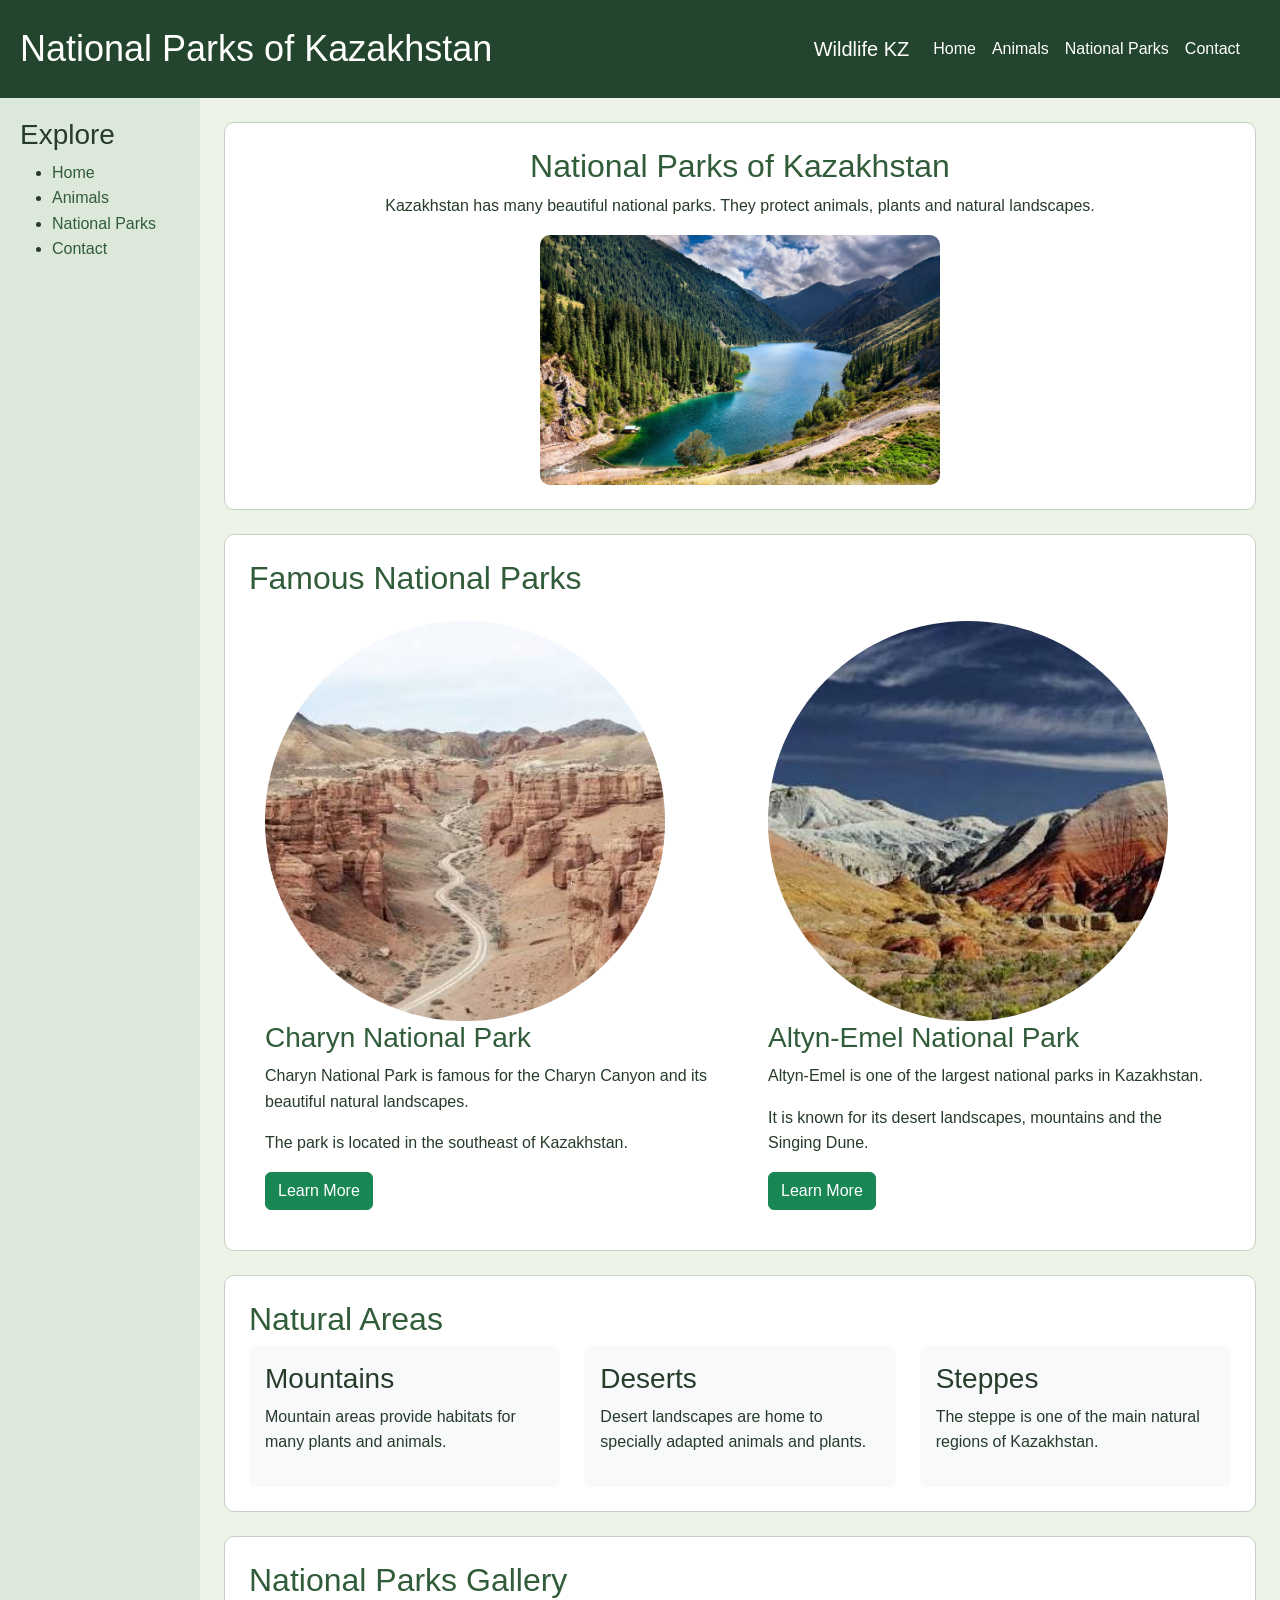
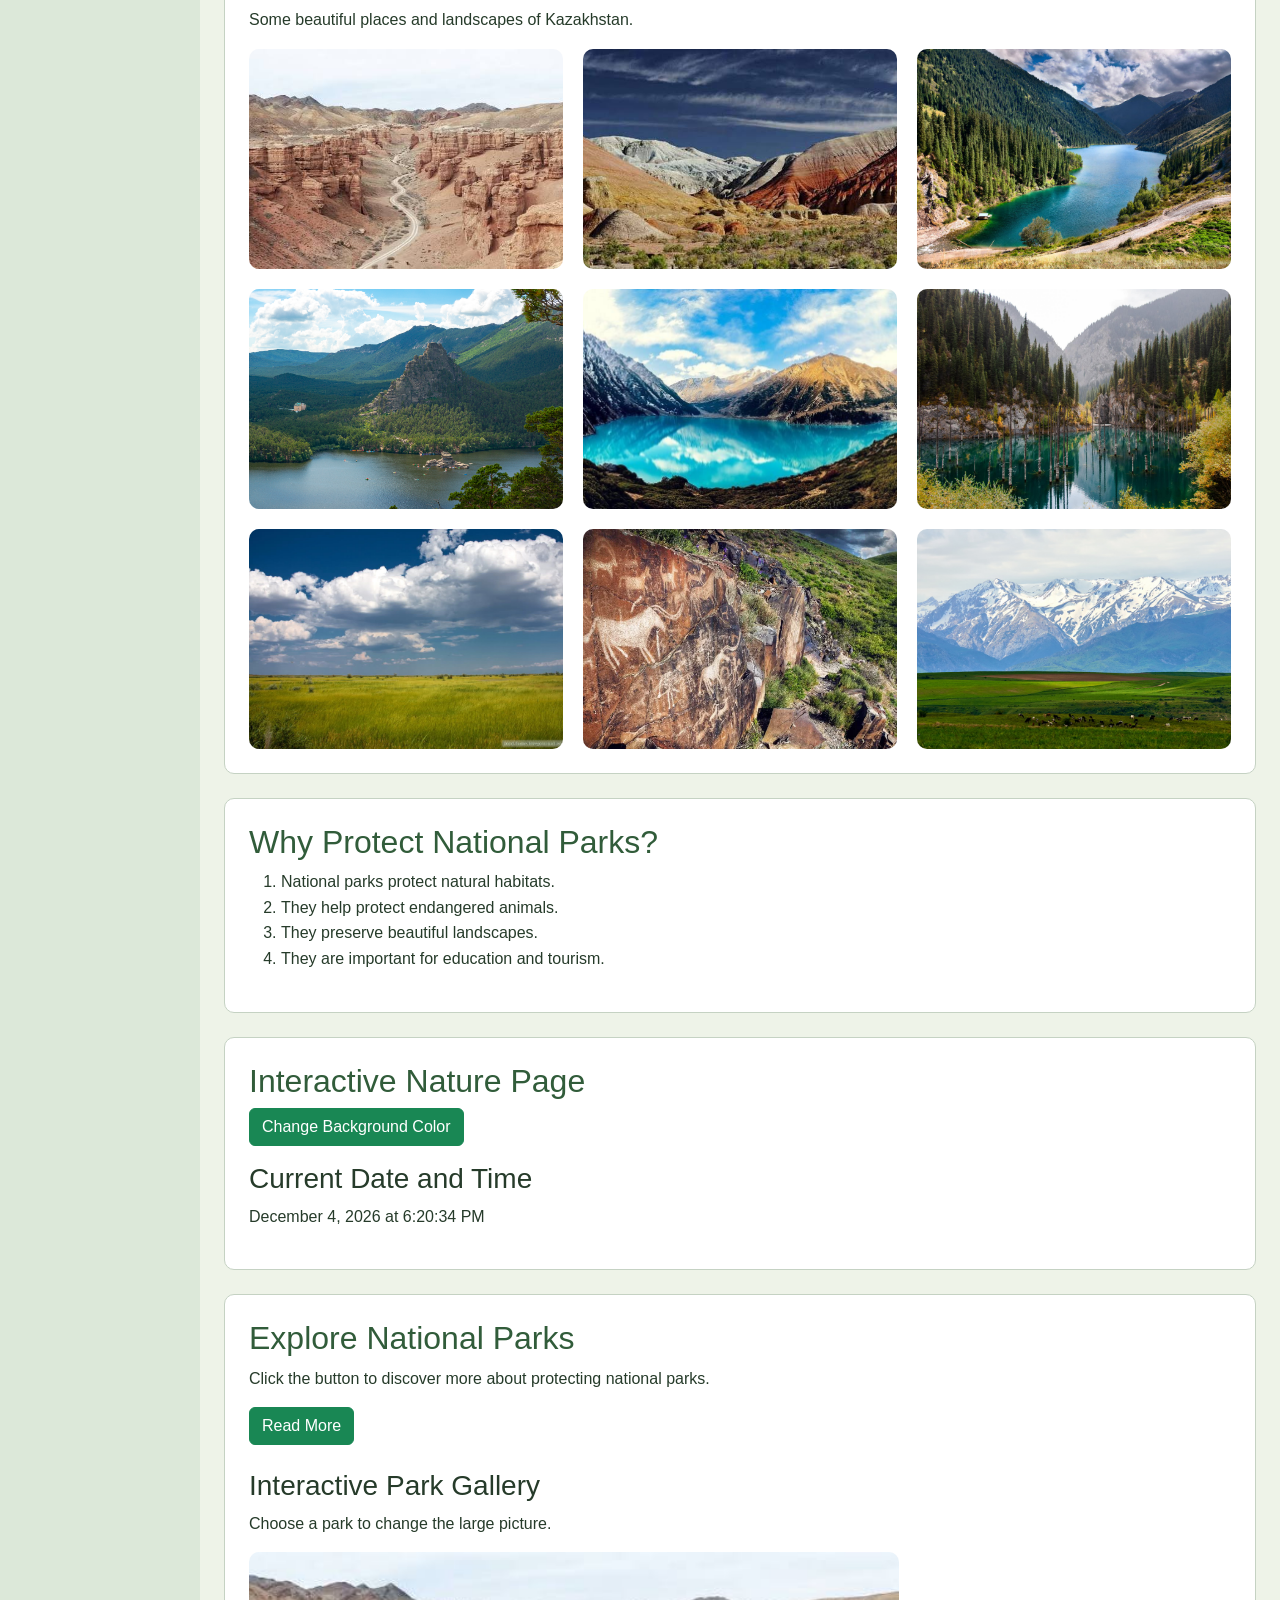
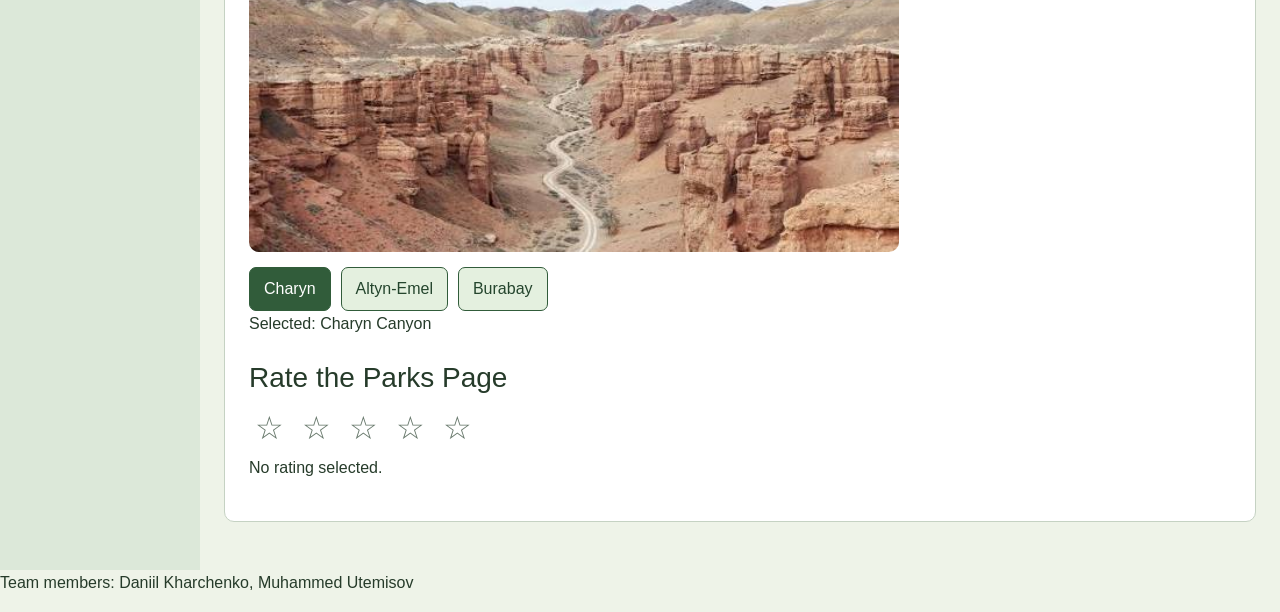
<file: parks.html>
<!DOCTYPE html>
<html lang="en">

<head>

    <meta charset="UTF-8">

    <meta name="viewport"
          content="width=device-width, initial-scale=1.0">

    <title>National Parks - Wildlife of Kazakhstan</title>

<!-- Bootstrap -->

    <link href="https://cdn.jsdelivr.net/npm/bootstrap@5.3.3/dist/css/bootstrap.min.css"
          rel="stylesheet">

    <link rel="stylesheet" href="css/style.css">
    <link rel="stylesheet" href="css/assignment5-parks-contact.css">

</head>


<body>

<div class="page-layout">

<!-- Header -->

    <header>

        <h1>National Parks of Kazakhstan</h1>

<!-- New Navbar -->

        <nav class="navbar navbar-expand-lg navbar-dark">

            <div class="container-fluid">

                <a class="navbar-brand"
                   href="index.html">

                    Wildlife KZ

                </a>


                <button class="navbar-toggler"
                        type="button"
                        data-bs-toggle="collapse"
                        data-bs-target="#mainNavbar"
                        aria-controls="mainNavbar"
                        aria-expanded="false"
                        aria-label="Open navigation">

                    <span class="navbar-toggler-icon"></span>

                </button>


                <div class="collapse navbar-collapse"
                     id="mainNavbar">

                    <div class="nav-menu navbar-nav ms-auto">

                        <a class="nav-link"
                           href="index.html">

                            Home

                        </a>


                        <a class="nav-link"
                           href="animals.html">

                            Animals

                        </a>


                        <a class="nav-link active"
                           href="parks.html"
                           aria-current="page">

                            National Parks

                        </a>


                        <a class="nav-link"
                           href="contact.html">

                            Contact

                        </a>

                    </div>

                </div>

            </div>

        </nav>

    </header>

<!-- Sidebar -->

    <aside>

        <h3>Explore</h3>

        <ul>

            <li>
                <a href="index.html">Home</a>
            </li>

            <li>
                <a href="animals.html">Animals</a>
            </li>

            <li>
                <a href="parks.html">National Parks</a>
            </li>

            <li>
                <a href="contact.html">Contact</a>
            </li>

        </ul>

    </aside>

<!-- Main -->

    <main class="m-0 p-3 p-md-4">

<!-- Bootstrap Spacing -->

        <section class="page-intro p-3 p-md-4 mb-4">

            <h2>National Parks of Kazakhstan</h2>

            <p>
                Kazakhstan has many beautiful national parks.
                They protect animals, plants and natural landscapes.
            </p>

            <img src="images/kazakhstan-nature.jpg"
                 alt="Beautiful nature of Kazakhstan">

        </section>

<!-- Bootstrap Grid -->

        <section class="p-3 p-md-4 mb-4">

            <h2>Famous National Parks</h2>


            <div class="row g-4">

<!-- Charyn -->

                <div class="col-12 col-lg-6">

                    <article class="park-info h-100 p-3">

                        <img src="images/charyn.jpg"
                             class="round-img"
                             alt="Charyn Canyon National Park">

                        <h3>Charyn National Park</h3>

                        <p>
                            Charyn National Park is famous for
                            the Charyn Canyon and its beautiful
                            natural landscapes.
                        </p>

                        <p>
                            The park is located in the southeast
                            of Kazakhstan.
                        </p>

                        <!-- Bootstrap Button -->

                        <a href="contact.html"
                           class="btn btn-success">

                            Learn More

                        </a>

                    </article>

                </div>

<!-- Altyn Emel -->

                <div class="col-12 col-lg-6">

                    <article class="park-info h-100 p-3">

                        <img src="images/altyn-emel.jpg"
                             class="round-img"
                             alt="Altyn-Emel National Park">

                        <h3>Altyn-Emel National Park</h3>

                        <p>
                            Altyn-Emel is one of the largest
                            national parks in Kazakhstan.
                        </p>

                        <p>
                            It is known for its desert landscapes,
                            mountains and the Singing Dune.
                        </p>

                        <!-- Bootstrap Button -->

                        <a href="contact.html"
                           class="btn btn-success">

                            Learn More

                        </a>

                    </article>

                </div>

            </div>

        </section>

<!-- Bootstrap Grid -->

        <section class="p-3 p-md-4 mb-4">

            <h2>Natural Areas</h2>

            <div class="row g-4">


                <div class="col-12 col-md-6 col-lg-4">

                    <div class="p-3 bg-light rounded h-100">

                        <h3>Mountains</h3>

                        <p>
                            Mountain areas provide habitats
                            for many plants and animals.
                        </p>

                    </div>

                </div>



                <div class="col-12 col-md-6 col-lg-4">

                    <div class="p-3 bg-light rounded h-100">

                        <h3>Deserts</h3>

                        <p>
                            Desert landscapes are home to
                            specially adapted animals and plants.
                        </p>

                    </div>

                </div>



                <div class="col-12 col-md-6 col-lg-4">

                    <div class="p-3 bg-light rounded h-100">

                        <h3>Steppes</h3>

                        <p>
                            The steppe is one of the main
                            natural regions of Kazakhstan.
                        </p>

                    </div>

                </div>

            </div>

        </section>

<!-- Gallery -->

        <section class="p-3 p-md-4 mb-4">

            <h2>National Parks Gallery</h2>

            <p>
                Some beautiful places and landscapes of Kazakhstan.
            </p>


            <div class="gallery">


                <div class="gallery-item">

                    <img src="images/charyn.jpg"
                         alt="Charyn Canyon">

                    <p>Charyn Canyon</p>

                </div>


                <div class="gallery-item">

                    <img src="images/altyn-emel.jpg"
                         alt="Altyn-Emel National Park">

                    <p>Altyn-Emel</p>

                </div>


                <div class="gallery-item">

                    <img src="images/kazakhstan-nature.jpg"
                         alt="Nature of Kazakhstan">

                    <p>Kazakhstan Nature</p>

                </div>


                <div class="gallery-item">

                    <img src="images/burabay.jpg"
                         alt="Burabay National Park">

                    <p>Burabay</p>

                </div>


                <div class="gallery-item">

                    <img src="images/ile-alatau.jpg"
                         alt="Ile-Alatau National Park">

                    <p>Ile-Alatau</p>

                </div>


                <div class="gallery-item">

                    <img src="images/kaindy.jpg"
                         alt="Kaindy Lake">

                    <p>Kaindy Lake</p>

                </div>


                <div class="gallery-item">

                    <img src="images/steppe.jpg"
                         alt="Kazakhstan steppe">

                    <p>Kazakhstan Steppe</p>

                </div>


                <div class="gallery-item">

                    <img src="images/tamgaly.jpg"
                         alt="Tamgaly landscape">

                    <p>Tamgaly</p>

                </div>


                <div class="gallery-item">

                    <img src="images/aksu-zhabagly.jpg"
                         alt="Aksu-Zhabagly nature">

                    <p>Aksu-Zhabagly</p>

                </div>

            </div>

        </section>

<!-- Why Protect -->

        <section class="p-3 p-md-4 mb-4">

            <h2>Why Protect National Parks?</h2>

            <ol>

                <li>
                    National parks protect natural habitats.
                </li>

                <li>
                    They help protect endangered animals.
                </li>

                <li>
                    They preserve beautiful landscapes.
                </li>

                <li>
                    They are important for education and tourism.
                </li>

            </ol>

        </section>

<!-- Assignment 4 -->

<section class="p-3 p-md-4 mb-4">

    <h2>Interactive Nature Page</h2>

    <!-- Task 4: Background Color -->

    <button type="button"
            class="btn btn-success mb-3"
            id="color-button">

        Change Background Color

    </button>

    <!-- Task 5: Current Date and Time -->

    <h3>Current Date and Time</h3>

    <p>
        <time id="current-datetime"></time>
    </p>

</section>


        <!-- Assignment 5: Interactive National Parks -->
        <section id="parks-interactive" class="p-3 p-md-4 mb-4">
            <h2>Explore National Parks</h2>
            <p id="park-description">Click the button to discover more about protecting national parks.</p>
            <button type="button" id="park-read-more" class="btn btn-success" aria-expanded="false">Read More</button>
            <p id="park-extra" hidden>National parks protect rare species and beautiful landscapes. Visitors should stay on marked trails and never leave rubbish behind.</p>
            <h3 class="mt-4">Interactive Park Gallery</h3>
            <p>Choose a park to change the large picture.</p>
            <img id="park-preview" src="images/charyn.jpg" alt="Charyn Canyon" class="park-preview">
            <div id="park-thumbnails" class="park-thumbnails">
                <button type="button" data-image="images/charyn.jpg" data-title="Charyn Canyon" aria-pressed="true">Charyn</button>
                <button type="button" data-image="images/altyn-emel.jpg" data-title="Altyn-Emel National Park" aria-pressed="false">Altyn-Emel</button>
                <button type="button" data-image="images/burabay.jpg" data-title="Burabay National Park" aria-pressed="false">Burabay</button>
            </div>
            <p id="park-selected" role="status" aria-live="polite">Selected: Charyn Canyon</p>
            <h3 class="mt-4">Rate the Parks Page</h3>
            <div id="park-rating" class="park-rating" aria-label="Rate from one to five stars">
                <button type="button" data-rating="1" aria-label="1 star">☆</button>
                <button type="button" data-rating="2" aria-label="2 stars">☆</button>
                <button type="button" data-rating="3" aria-label="3 stars">☆</button>
                <button type="button" data-rating="4" aria-label="4 stars">☆</button>
                <button type="button" data-rating="5" aria-label="5 stars">☆</button>
            </div>
            <p id="rating-message" role="status" aria-live="polite">No rating selected.</p>
        </section>

    </main>

<!-- Footer -->

    <footer>

        <p>
            Team members: Daniil Kharchenko, Muhammed Utemisov
        </p>

    </footer>


</div>

<!-- Bootstrap JavaScript -->

<script src="https://cdn.jsdelivr.net/npm/bootstrap@5.3.3/dist/js/bootstrap.bundle.min.js">
</script>

<script src="js/script.js"></script>
<script src="js/assignment5-parks.js"></script>

</body>

</html>
</file>
<file: css/style.css>
body {
    margin: 0;
    padding: 0;

    font-family: Arial, sans-serif;

    background-color: #eef3e8;
    color: #263b2a;

    line-height: 1.6;
}


/* =========================
   HEADER
   ========================= */

header {
    background-color: #24452d;
    padding: 20px;

    display: flex;
    justify-content: space-between;
    align-items: center;
}

header h1 {
    color: white;
    font-size: 36px;
    margin: 0;
}


/* =========================
   BOOTSTRAP NAVBAR
   ========================= */

header .navbar {
    background-color: #24452d;
}

header .navbar-brand,
header .nav-link {
    color: white;
}

header .nav-link:hover {
    background-color: #4f7955;
    border-radius: 5px;
}


/* =========================
   PAGE LAYOUT
   ========================= */

.page-layout {
    display: grid;

    grid-template-columns: 200px 1fr;

    grid-template-rows:
        auto 1fr auto;

    grid-template-areas:
        "header header"
        "sidebar main"
        "footer footer";

    min-height: 100vh;
}

.page-layout header {
    grid-area: header;
}

.page-layout aside {
    grid-area: sidebar;
}

.page-layout main {
    grid-area: main;

    width: auto;
    margin: 30px;
}

.page-layout footer {
    grid-area: footer;
}


/* =========================
   SIDEBAR
   ========================= */

.page-layout aside {
    padding: 20px;
    background-color: #dce8d9;
}

.page-layout aside a {
    color: #315c3a;
    text-decoration: none;
}

.page-layout aside a:hover {
    text-decoration: underline;
}


/* =========================
   SECTIONS
   ========================= */

section {
    background-color: white;

    margin-bottom: 25px;
    padding: 25px;

    border: 1px solid #c5d2c3;
    border-radius: 10px;
}

h2 {
    color: #315c3a;
}


/* =========================
   IMAGES
   ========================= */

section img {
    width: 400px;
    height: 250px;

    object-fit: cover;

    border-radius: 10px;
}

.page-intro {
    text-align: center;
}

.page-intro img,
.contact-intro img {
    max-width: 100%;
}


/* =========================
   CARDS
   ========================= */

.cards {
    display: flex;

    gap: 20px;

    flex-wrap: wrap;

    align-items: stretch;
}

.cards .card {
    flex: 1;
    min-width: 200px;

    transition: 0.3s;
}

.cards .card:hover {
    transform: translateY(-5px);

    box-shadow:
        0 8px 20px
        rgba(0, 0, 0, 0.2);
}

.card img {
    width: 100%;
    height: 200px;

    object-fit: cover;
}


/* =========================
   TABLE
   ========================= */

table {
    width: 100%;

    border-collapse: collapse;

    margin-top: 20px;
}

table th,
table td {
    border: 1px solid #9caf9a;

    padding: 12px;

    text-align: left;
}

table th {
    background-color: #315c3a;
    color: white;
}


/* =========================
   PARKS
   ========================= */

.park-info {
    background-color: white;
}

.park-info h3 {
    color: #315c3a;
}

.round-img {
    width: 400px;
    height: 400px;

    border-radius: 50%;

    object-fit: cover;
}


/* =========================
   GALLERY
   ========================= */

.gallery {
    display: grid;

    grid-template-columns:
        repeat(3, 1fr);

    gap: 20px;
}

.gallery-item {
    position: relative;

    overflow: hidden;
}

.gallery-item img {
    width: 100%;
    height: 220px;

    object-fit: cover;

    display: block;
}

.gallery-item p {
    position: absolute;

    bottom: 0;
    left: 0;
    right: 0;

    margin: 0;

    padding: 10px;

    background-color:
        rgba(0, 0, 0, 0.7);

    color: white;

    text-align: center;

    opacity: 0;
}

.gallery-item:hover p {
    opacity: 1;
}


/* =========================
   BOOTSTRAP CAROUSEL
   ========================= */

.carousel-image {
    height: 450px;

    object-fit: cover;

    border-radius: 10px;
}


/* =========================
   CONTACT
   ========================= */

.contact-intro {
    text-align: center;
}

.team-member {
    background-color: #f8faf6;
}


/* =========================
   MEDIA QUERIES
   TASK 1 + TASK 2
   ========================= */

/* Tablet */

@media (min-width: 577px)
       and (max-width: 992px) {

    header h1 {
        font-size: 30px;
    }

    body {
        font-size: 15px;
    }

    .cards .card {
        flex: 1 1 calc(50% - 10px);
    }

}


/* Mobile */

@media (max-width: 768px) {

    .page-layout {

        grid-template-columns: 1fr;

        grid-template-rows:
            auto auto 1fr auto;

        grid-template-areas:
            "header"
            "sidebar"
            "main"
            "footer";
    }


    header {
        flex-direction: column;

        gap: 15px;

        text-align: center;
    }


    header h1 {
        font-size: 24px;
    }


    .page-layout main {
        width: auto;

        margin: 15px;
    }


    .cards {
        flex-direction: column;
    }


    .gallery {
        grid-template-columns: 1fr;
    }


    section img {
        max-width: 100%;

        height: auto;
    }


    .round-img {
        width: 100%;
        height: auto;

        border-radius: 10px;
    }


    .carousel-image {
        height: 280px;
    }

}


/* Desktop */

@media (min-width: 993px) {

    body {
        font-size: 16px;
    }

}

/* =========================
   ASSIGNMENT 4 - JAVASCRIPT
   TASK 1: FORM VALIDATION
   ========================= */

#signup-form {
    max-width: 650px;
    margin: 20px auto 0;
}

.form-field {
    margin-bottom: 16px;
}

.form-field label {
    display: block;
    margin-bottom: 6px;
    font-weight: bold;
}

.form-field input {
    box-sizing: border-box;
    width: 100%;
    padding: 11px 12px;
    border: 1px solid #9caf9a;
    border-radius: 6px;
    font: inherit;
}

.form-field input:focus {
    outline: 2px solid #4f7955;
    outline-offset: 1px;
}

.form-field input.input-error {
    border: 2px solid #b42318;
    background-color: #fff7f6;
}

.field-error {
    display: block;
    min-height: 1.2em;
    margin-top: 4px;
    color: #b42318;
}

.js-button {
    padding: 11px 22px;
    border: 0;
    border-radius: 6px;
    background-color: #315c3a;
    color: white;
    font: inherit;
    cursor: pointer;
}

.js-button:hover {
    background-color: #24452d;
}

.form-message {
    margin-top: 12px;
    font-weight: bold;
}

.success-message {
    color: #236b36;
}

.error-message {
    color: #b42318;
}


/* =========================
   TASK 2: FAQ ACCORDION
   ========================= */

.faq-item {
    margin: 12px 0;
    border: 1px solid #c5d2c3;
    border-radius: 8px;
    overflow: hidden;
}

.faq-question {
    display: flex;
    justify-content: space-between;
    align-items: center;
    gap: 15px;
    width: 100%;
    padding: 16px;
    border: 0;
    background-color: #eef3e8;
    color: #263b2a;
    text-align: left;
    font: inherit;
    font-weight: bold;
    cursor: pointer;
}

.faq-question:hover,
.faq-question:focus-visible {
    background-color: #dce8d9;
}

.faq-question span {
    font-size: 1.4rem;
    flex-shrink: 0;
}

.faq-answer {
    max-height: 0;
    overflow: hidden;
    padding: 0 16px;
    background-color: white;
    transition: max-height 0.3s ease;
}

.faq-answer p {
    margin: 16px 0;
}

@media (prefers-reduced-motion: reduce) {
    .faq-answer {
        transition: none;
    }
}

/*ASSIGNMENT 4: POPUP FORM*/

.popup-overlay[hidden] {
    display: none;
}

.popup-overlay {
    position: fixed;

    top: 0;
    left: 0;

    width: 100%;
    height: 100%;

    background-color: rgba(0, 0, 0, 0.65);

    display: flex;
    justify-content: center;
    align-items: center;

    padding: 15px;

    z-index: 2000;
}

.popup-box {
    position: relative;

    background-color: white;

    padding: 25px;

    width: 100%;
    max-width: 480px;

    max-height: 90vh;
    overflow-y: auto;

    border-radius: 10px;
}

.popup-close {
    position: absolute;

    top: 5px;
    right: 12px;

    background: none;
    border: none;

    font-size: 30px;

    cursor: pointer;
}
</file>
<file: css/assignment5.css>
/* Styles for Assignment 5 features from index.html */
body.theme-night { background:#17231d !important; color:#edf4e9 !important; transition:background .35s,color .35s; }
      body.theme-night .page-layout, body.theme-night main section, body.theme-night aside { background:#223229 !important; color:#edf4e9 !important; }
      body.theme-night .card, body.theme-night .bg-light { background:#304438 !important; color:#edf4e9 !important; }
      .assignment-tools { display:flex; flex-wrap:wrap; gap:.65rem; margin:1rem 0; }
      .assignment-tools button, .wildlife-extra button { border:0; border-radius:8px; padding:.65rem 1rem; background:#287747; color:white; cursor:pointer; }
      .assignment-tools button:focus, .wildlife-extra button:focus, .nav-menu a:focus { outline:3px solid #e7b94b; outline-offset:3px; }
      .js-reveal { padding:1rem; margin-top:.75rem; border-left:4px solid #287747; background:rgba(110,150,95,.12); border-radius:6px; }
      .wildlife-pop { animation:wildlifePop .45s ease; }
      @keyframes wildlifePop { from{opacity:.35;transform:translateY(12px)} to{opacity:1;transform:translateY(0)} }
      #home-clock { font-weight:600; }

/* Styles for Assignment 5 features from animals.html */
.animal-tools { display:flex;flex-wrap:wrap;gap:.6rem;margin:1rem 0; }
      .animal-tools button,.animal-quiz button { border:0;border-radius:8px;padding:.6rem .9rem;background:#287747;color:white;cursor:pointer; }
      .animal-tools button[aria-pressed="true"] { background:#173d27;box-shadow:0 0 0 3px #e7b94b; }
      .animal-tools button:focus,.animal-quiz button:focus { outline:3px solid #e7b94b;outline-offset:3px; }
      .animal-card-filtered { animation:animalAppear .35s ease; }
      @keyframes animalAppear { from{opacity:.3;transform:scale(.97)} to{opacity:1;transform:scale(1)} }
      .animal-quiz { margin-top:1.5rem;padding:1rem;border-radius:10px;background:rgba(110,150,95,.13); }
      .animal-quiz [hidden] { display:none !important; }
      .animal-quiz label { display:block;margin:.5rem 0; }
      #animal-quiz-status { min-height:1.5rem;font-weight:600; }
</file>
<file: css/assignment5-parks-contact.css>
/* Assignment 5: Parks and Contact interactive components */
#parks-interactive button, #contact-interactive button { cursor: pointer; }
#park-extra[hidden] { display: none !important; }
.park-preview { display:block; width:100%; max-width:650px; height:300px; object-fit:cover; border-radius:10px; margin:15px 0; }
.park-thumbnails { display:flex; gap:10px; flex-wrap:wrap; }
.park-thumbnails button { border:1px solid #315c3a; border-radius:7px; padding:8px 14px; background:#e4f0df; color:#24452d; }
.park-thumbnails button[aria-pressed="true"] { background:#315c3a; color:white; }
.park-rating { display:flex; gap:6px; }
.park-rating button { font-size:32px; border:0; background:transparent; color:#66776a; }
.park-rating button.selected { color:#b57a00; }
.park-animate { animation:parkFade .35s ease; }
.contact-animate { animation:parkFade .35s ease; }
@keyframes parkFade { from { opacity:.3; transform:translateY(8px); } to { opacity:1; transform:translateY(0); } }
#contact-interactive .form-label { display:block; margin-top:12px; }
#contact-interactive .form-control, #contact-interactive .form-select { max-width:550px; }
#contact-form-status { font-weight:bold; color:#315c3a; }
@media(max-width:600px) { .park-preview { height:200px; } }
</file>
